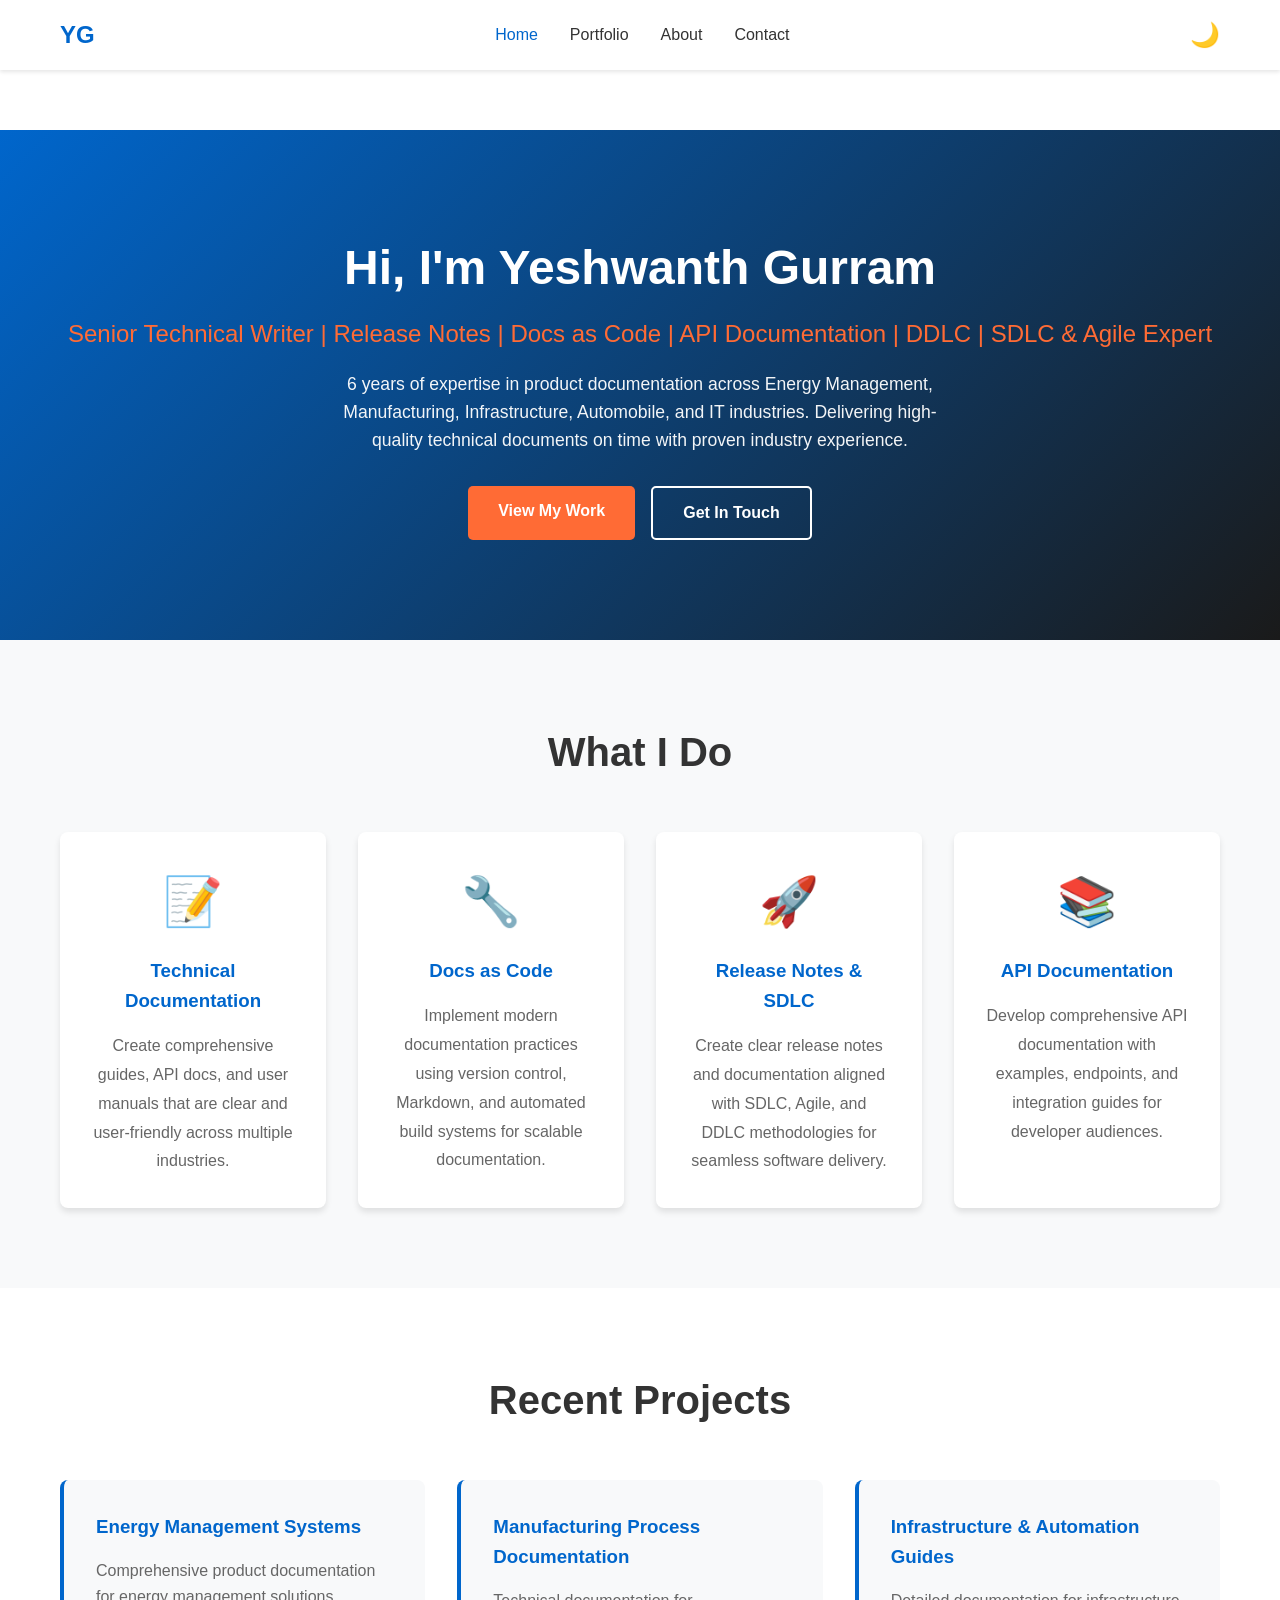
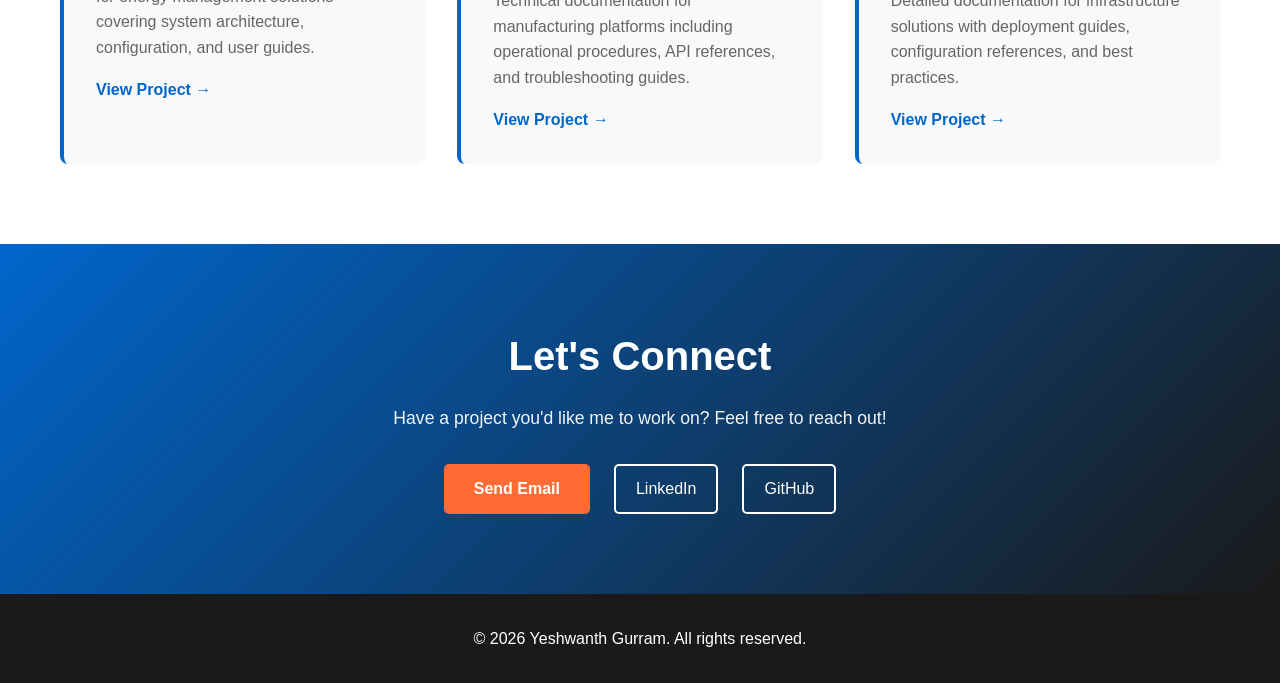
<file: index.html>
<!DOCTYPE html>
<html lang="en">
<head>
    <meta charset="UTF-8">
    <meta name="viewport" content="width=device-width, initial-scale=1.0">
    <title>Yeshwanth Gurram - Senior Technical Writer</title>
    <link rel="stylesheet" href="style.css">
</head>
<body>
    <!-- Navigation -->
    <nav class="navbar">
        <div class="container">
            <div class="logo">YG</div>
            <ul class="nav-links">
                <li><a href="index.html" class="active">Home</a></li>
                <li><a href="portfolio.html">Portfolio</a></li>
                <li><a href="about.html">About</a></li>
                <li><a href="#contact">Contact</a></li>
            </ul>
            <div class="nav-controls">
                <button class="theme-toggle" id="themeToggle" title="Toggle Dark Mode">
                    <span id="themeIcon">🌙</span>
                </button>
                <div class="hamburger" id="hamburger">
                    <span></span>
                    <span></span>
                    <span></span>
                </div>
            </div>
        </div>
    </nav>

    <!-- Mobile Menu -->
    <div class="mobile-menu" id="mobileMenu">
        <a href="index.html">Home</a>
        <a href="portfolio.html">Portfolio</a>
        <a href="about.html">About</a>
        <a href="#contact">Contact</a>
    </div>

    <!-- Hero Section -->
    <section class="hero">
        <div class="container">
            <div class="hero-content">
                <h1>Hi, I'm Yeshwanth Gurram</h1>
                <p class="tagline">Senior Technical Writer | Release Notes | Docs as Code | API Documentation | DDLC | SDLC & Agile Expert</p>
                <p class="intro">6 years of expertise in product documentation across Energy Management, Manufacturing, Infrastructure, Automobile, and IT industries. Delivering high-quality technical documents on time with proven industry experience.</p>
                <div class="hero-buttons">
                    <a href="portfolio.html" class="btn btn-primary">View My Work</a>
                    <a href="#contact" class="btn btn-secondary">Get In Touch</a>
                </div>
            </div>
        </div>
    </section>

    <!-- Features Section -->
    <section class="features">
        <div class="container">
            <h2>What I Do</h2>
            <div class="features-grid">
                <div class="feature-card">
                    <div class="feature-icon">📝</div>
                    <h3>Technical Documentation</h3>
                    <p>Create comprehensive guides, API docs, and user manuals that are clear and user-friendly across multiple industries.</p>
                </div>
                <div class="feature-card">
                    <div class="feature-icon">🔧</div>
                    <h3>Docs as Code</h3>
                    <p>Implement modern documentation practices using version control, Markdown, and automated build systems for scalable documentation.</p>
                </div>
                <div class="feature-card">
                    <div class="feature-icon">🚀</div>
                    <h3>Release Notes & SDLC</h3>
                    <p>Create clear release notes and documentation aligned with SDLC, Agile, and DDLC methodologies for seamless software delivery.</p>
                </div>
                <div class="feature-card">
                    <div class="feature-icon">📚</div>
                    <h3>API Documentation</h3>
                    <p>Develop comprehensive API documentation with examples, endpoints, and integration guides for developer audiences.</p>
                </div>
            </div>
        </div>
    </section>

    <!-- Recent Work Section -->
    <section class="recent-work">
        <div class="container">
            <h2>Recent Projects</h2>
            <div class="work-grid">
                <div class="work-card">
                    <h3>Energy Management Systems</h3>
                    <p>Comprehensive product documentation for energy management solutions covering system architecture, configuration, and user guides.</p>
                    <a href="portfolio.html" class="link">View Project →</a>
                </div>
                <div class="work-card">
                    <h3>Manufacturing Process Documentation</h3>
                    <p>Technical documentation for manufacturing platforms including operational procedures, API references, and troubleshooting guides.</p>
                    <a href="portfolio.html" class="link">View Project →</a>
                </div>
                <div class="work-card">
                    <h3>Infrastructure & Automation Guides</h3>
                    <p>Detailed documentation for infrastructure solutions with deployment guides, configuration references, and best practices.</p>
                    <a href="portfolio.html" class="link">View Project →</a>
                </div>
            </div>
        </div>
    </section>

    <!-- Contact Section -->
    <section class="contact" id="contact">
        <div class="container">
            <h2>Let's Connect</h2>
            <p>Have a project you'd like me to work on? Feel free to reach out!</p>
            <div class="contact-links">
                <a href="mailto:yeshwanthgurram73@gmail.com" class="btn btn-primary">Send Email</a>
                <a href="https://www.linkedin.com/in/yeshwanth-gurram-737a08143/" class="social-link" target="_blank">LinkedIn</a>
                <a href="https://github.com/yeshwanthgurram73" class="social-link" target="_blank">GitHub</a>
            </div>
        </div>
    </section>

    <!-- Footer -->
    <footer>
        <div class="container">
            <p>&copy; 2026 Yeshwanth Gurram. All rights reserved.</p>
        </div>
    </footer>

    <script>
        // Dark Mode Toggle
        const themeToggle = document.getElementById('themeToggle');
        const themeIcon = document.getElementById('themeIcon');
        const html = document.documentElement;

        // Check for saved theme preference or default to light mode
        const currentTheme = localStorage.getItem('theme') || 'light';
        if (currentTheme === 'dark') {
            html.classList.add('dark-mode');
            themeIcon.textContent = '☀️';
        }

        themeToggle.addEventListener('click', () => {
            html.classList.toggle('dark-mode');
            const theme = html.classList.contains('dark-mode') ? 'dark' : 'light';
            localStorage.setItem('theme', theme);
            themeIcon.textContent = theme === 'dark' ? '☀️' : '🌙';
        });

        // Hamburger Menu Toggle
        const hamburger = document.getElementById('hamburger');
        const mobileMenu = document.getElementById('mobileMenu');

        hamburger.addEventListener('click', () => {
            hamburger.classList.toggle('active');
            mobileMenu.classList.toggle('active');
        });

        // Close menu when a link is clicked
        const mobileMenuLinks = mobileMenu.querySelectorAll('a');
        mobileMenuLinks.forEach(link => {
            link.addEventListener('click', () => {
                hamburger.classList.remove('active');
                mobileMenu.classList.remove('active');
            });
        });

        // Close menu when clicking outside
        document.addEventListener('click', (e) => {
            if (!e.target.closest('.navbar')) {
                hamburger.classList.remove('active');
                mobileMenu.classList.remove('active');
            }
        });
    </script>
</body>
</html>
</file>
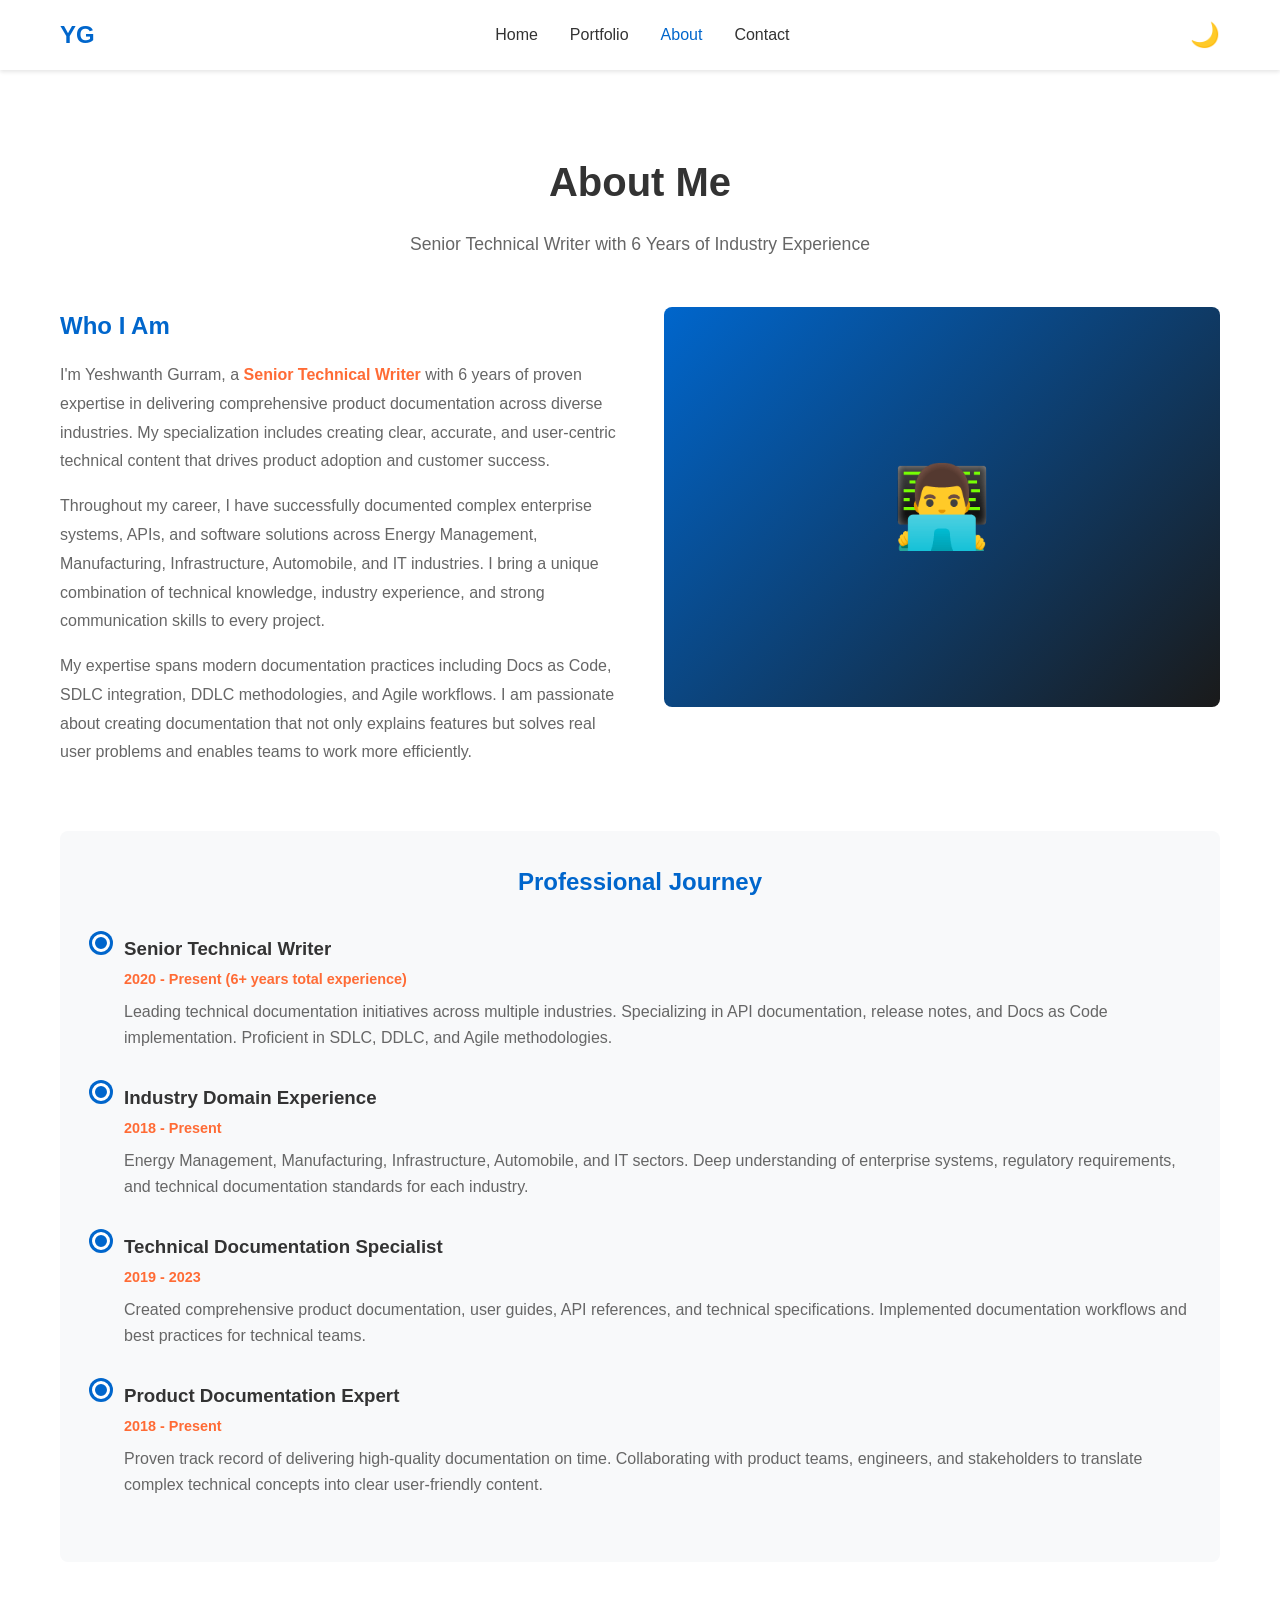
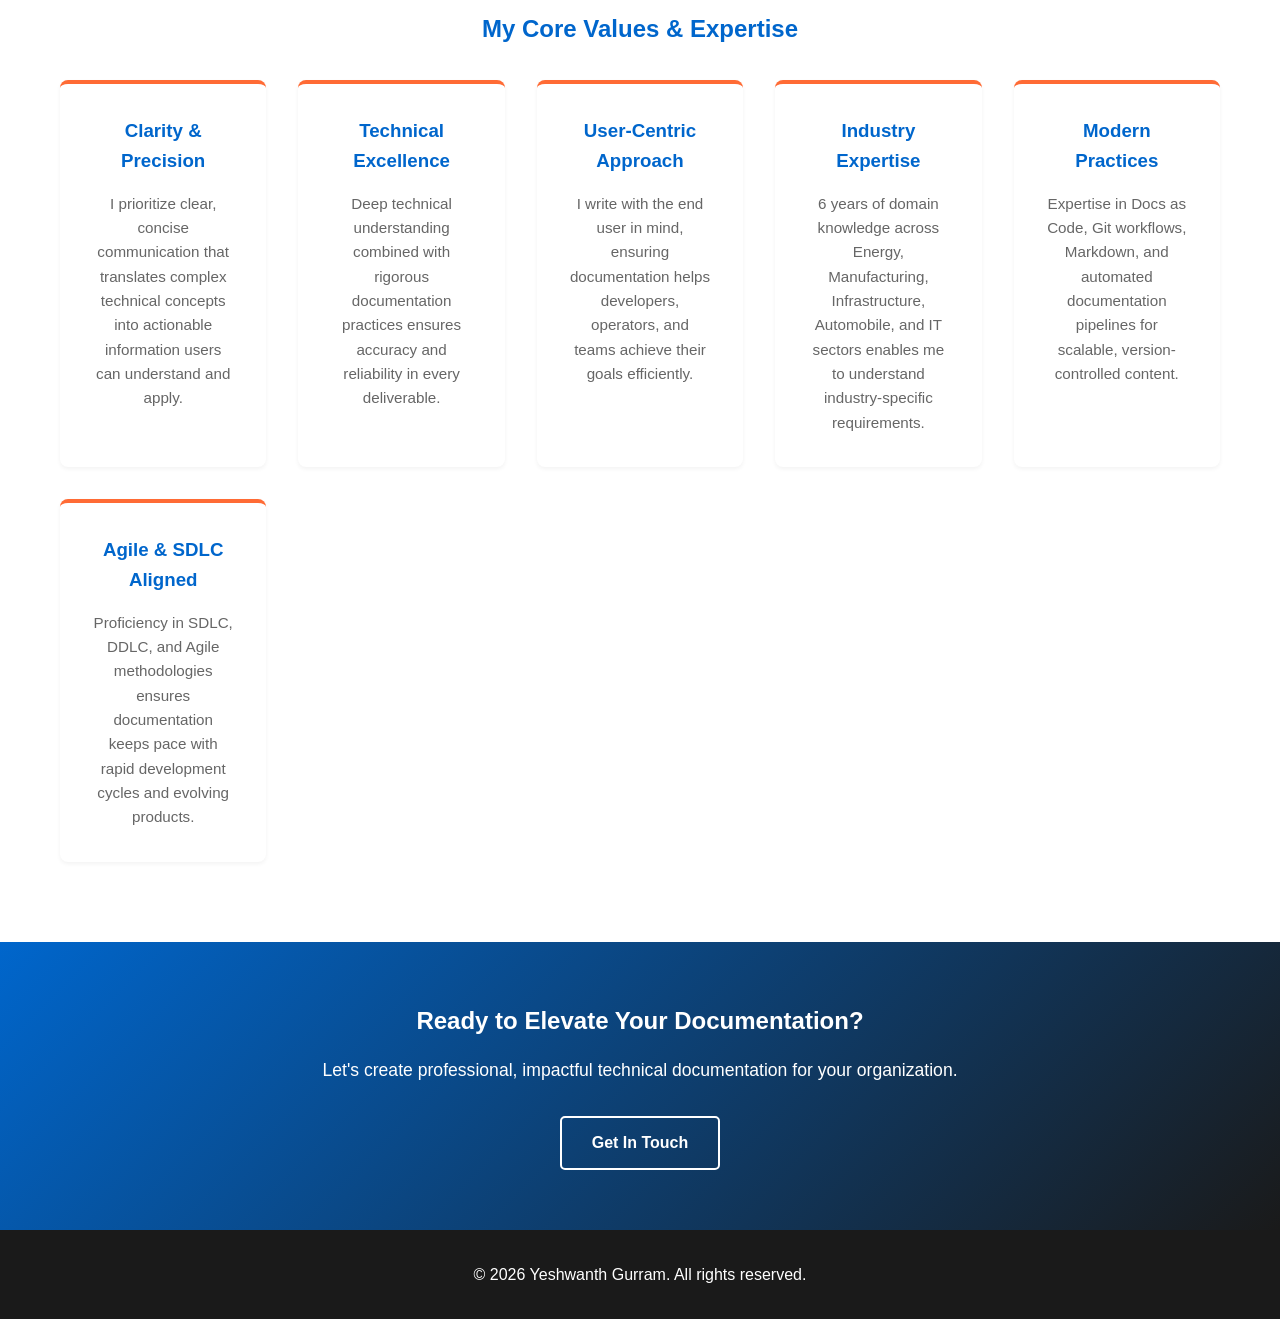
<file: about.html>
<!DOCTYPE html>
<html lang="en">
<head>
    <meta charset="UTF-8">
    <meta name="viewport" content="width=device-width, initial-scale=1.0">
    <title>About - Yeshwanth Gurram</title>
    <link rel="stylesheet" href="style.css">
    <style>
        .about-section {
            padding: 80px 20px;
        }

        .about-header {
            text-align: center;
            margin-bottom: 3rem;
        }

        .about-header h1 {
            font-size: 2.5rem;
            margin-bottom: 1rem;
        }

        .about-container {
            display: grid;
            grid-template-columns: 1fr 1fr;
            gap: 3rem;
            align-items: start;
            margin-bottom: 3rem;
        }

        .about-content h2 {
            color: var(--primary-color);
            margin-bottom: 1rem;
        }

        .about-content p {
            color: var(--text-light);
            line-height: 1.8;
            margin-bottom: 1rem;
        }

        .about-image {
            background: linear-gradient(135deg, var(--primary-color), var(--secondary-color));
            border-radius: 8px;
            height: 400px;
            display: flex;
            align-items: center;
            justify-content: center;
            color: var(--white);
            font-size: 5rem;
        }

        .highlight {
            color: var(--accent-color);
            font-weight: 600;
        }

        .experience-timeline {
            margin-top: 3rem;
            background: var(--light-bg);
            padding: 2rem;
            border-radius: 8px;
        }

        .experience-timeline h2 {
            color: var(--primary-color);
            margin-bottom: 2rem;
            text-align: center;
        }

        .timeline {
            position: relative;
        }

        .timeline-item {
            position: relative;
            padding-left: 2rem;
            margin-bottom: 2rem;
        }

        .timeline-item:before {
            content: '';
            position: absolute;
            left: 0;
            top: 0;
            width: 12px;
            height: 12px;
            background: var(--primary-color);
            border-radius: 50%;
            border: 3px solid var(--white);
            box-shadow: 0 0 0 3px var(--primary-color);
        }

        .timeline-item h3 {
            color: var(--text-dark);
            margin-bottom: 0.3rem;
        }

        .timeline-date {
            color: var(--accent-color);
            font-weight: 600;
            font-size: 0.9rem;
        }

        .timeline-description {
            color: var(--text-light);
            margin-top: 0.5rem;
        }

        .values-section {
            margin-top: 3rem;
        }

        .values-section h2 {
            text-align: center;
            color: var(--primary-color);
            margin-bottom: 2rem;
        }

        .values-grid {
            display: grid;
            grid-template-columns: repeat(auto-fit, minmax(200px, 1fr));
            gap: 2rem;
        }

        .value-card {
            background: var(--white);
            padding: 2rem;
            border-radius: 8px;
            border-top: 4px solid var(--accent-color);
            text-align: center;
            box-shadow: 0 2px 4px rgba(0, 0, 0, 0.05);
        }

        .value-card h3 {
            color: var(--primary-color);
            margin-bottom: 1rem;
        }

        .value-card p {
            color: var(--text-light);
            font-size: 0.95rem;
        }

        @media (max-width: 768px) {
            .about-container {
                grid-template-columns: 1fr;
            }

            .about-header h1 {
                font-size: 2rem;
            }

            .about-image {
                height: 300px;
                font-size: 3rem;
            }

            .values-grid {
                grid-template-columns: 1fr;
            }
        }
    </style>
</head>
<body>
    <!-- Navigation -->
    <nav class="navbar">
        <div class="container">
            <div class="logo">YG</div>
            <ul class="nav-links">
                <li><a href="index.html">Home</a></li>
                <li><a href="portfolio.html">Portfolio</a></li>
                <li><a href="about.html" class="active">About</a></li>
                <li><a href="index.html#contact">Contact</a></li>
            </ul>
            <div class="nav-controls">
                <button class="theme-toggle" id="themeToggle" title="Toggle Dark Mode">
                    <span id="themeIcon">🌙</span>
                </button>
                <div class="hamburger" id="hamburger">
                    <span></span>
                    <span></span>
                    <span></span>
                </div>
            </div>
        </div>
    </nav>

    <!-- Mobile Menu -->
    <div class="mobile-menu" id="mobileMenu">
        <a href="index.html">Home</a>
        <a href="portfolio.html">Portfolio</a>
        <a href="about.html">About</a>
        <a href="index.html#contact">Contact</a>
    </div>

    <!-- About Section -->
    <section class="about-section">
        <div class="container">
            <div class="about-header">
                <h1>About Me</h1>
                <p style="color: var(--text-light); font-size: 1.1rem;">Senior Technical Writer with 6 Years of Industry Experience</p>
            </div>

            <div class="about-container">
                <div class="about-content">
                    <h2>Who I Am</h2>
                    <p>
                        I'm Yeshwanth Gurram, a <span class="highlight">Senior Technical Writer</span> with 6 years of proven expertise in delivering comprehensive product documentation across diverse industries. My specialization includes creating clear, accurate, and user-centric technical content that drives product adoption and customer success.
                    </p>
                    <p>
                        Throughout my career, I have successfully documented complex enterprise systems, APIs, and software solutions across Energy Management, Manufacturing, Infrastructure, Automobile, and IT industries. I bring a unique combination of technical knowledge, industry experience, and strong communication skills to every project.
                    </p>
                    <p>
                        My expertise spans modern documentation practices including Docs as Code, SDLC integration, DDLC methodologies, and Agile workflows. I am passionate about creating documentation that not only explains features but solves real user problems and enables teams to work more efficiently.
                    </p>
                </div>

                <div class="about-image">
                    👨‍💻
                </div>
            </div>

            <!-- Experience Timeline -->
            <div class="experience-timeline">
                <h2>Professional Journey</h2>
                <div class="timeline">
                    <div class="timeline-item">
                        <h3>Senior Technical Writer</h3>
                        <div class="timeline-date">2020 - Present (6+ years total experience)</div>
                        <p class="timeline-description">Leading technical documentation initiatives across multiple industries. Specializing in API documentation, release notes, and Docs as Code implementation. Proficient in SDLC, DDLC, and Agile methodologies.</p>
                    </div>

                    <div class="timeline-item">
                        <h3>Industry Domain Experience</h3>
                        <div class="timeline-date">2018 - Present</div>
                        <p class="timeline-description">Energy Management, Manufacturing, Infrastructure, Automobile, and IT sectors. Deep understanding of enterprise systems, regulatory requirements, and technical documentation standards for each industry.</p>
                    </div>

                    <div class="timeline-item">
                        <h3>Technical Documentation Specialist</h3>
                        <div class="timeline-date">2019 - 2023</div>
                        <p class="timeline-description">Created comprehensive product documentation, user guides, API references, and technical specifications. Implemented documentation workflows and best practices for technical teams.</p>
                    </div>

                    <div class="timeline-item">
                        <h3>Product Documentation Expert</h3>
                        <div class="timeline-date">2018 - Present</div>
                        <p class="timeline-description">Proven track record of delivering high-quality documentation on time. Collaborating with product teams, engineers, and stakeholders to translate complex technical concepts into clear user-friendly content.</p>
                    </div>
                </div>
            </div>

            <!-- Values Section -->
            <div class="values-section">
                <h2>My Core Values & Expertise</h2>
                <div class="values-grid">
                    <div class="value-card">
                        <h3>Clarity & Precision</h3>
                        <p>I prioritize clear, concise communication that translates complex technical concepts into actionable information users can understand and apply.</p>
                    </div>

                    <div class="value-card">
                        <h3>Technical Excellence</h3>
                        <p>Deep technical understanding combined with rigorous documentation practices ensures accuracy and reliability in every deliverable.</p>
                    </div>

                    <div class="value-card">
                        <h3>User-Centric Approach</h3>
                        <p>I write with the end user in mind, ensuring documentation helps developers, operators, and teams achieve their goals efficiently.</p>
                    </div>

                    <div class="value-card">
                        <h3>Industry Expertise</h3>
                        <p>6 years of domain knowledge across Energy, Manufacturing, Infrastructure, Automobile, and IT sectors enables me to understand industry-specific requirements.</p>
                    </div>

                    <div class="value-card">
                        <h3>Modern Practices</h3>
                        <p>Expertise in Docs as Code, Git workflows, Markdown, and automated documentation pipelines for scalable, version-controlled content.</p>
                    </div>

                    <div class="value-card">
                        <h3>Agile & SDLC Aligned</h3>
                        <p>Proficiency in SDLC, DDLC, and Agile methodologies ensures documentation keeps pace with rapid development cycles and evolving products.</p>
                    </div>
                </div>
            </div>
        </div>
    </section>

    <!-- CTA Section -->
    <section style="background: linear-gradient(135deg, var(--primary-color), var(--secondary-color)); color: var(--white); padding: 60px 20px; text-align: center;">
        <div class="container">
            <h2 style="margin-bottom: 1rem;">Ready to Elevate Your Documentation?</h2>
            <p style="margin-bottom: 2rem; font-size: 1.1rem;">Let's create professional, impactful technical documentation for your organization.</p>
            <a href="index.html#contact" class="btn btn-secondary">Get In Touch</a>
        </div>
    </section>

    <!-- Footer -->
    <footer>
        <div class="container">
            <p>&copy; 2026 Yeshwanth Gurram. All rights reserved.</p>
        </div>
    </footer>

    <script>
        // Dark Mode Toggle
        const themeToggle = document.getElementById('themeToggle');
        const themeIcon = document.getElementById('themeIcon');
        const html = document.documentElement;

        // Check for saved theme preference or default to light mode
        const currentTheme = localStorage.getItem('theme') || 'light';
        if (currentTheme === 'dark') {
            html.classList.add('dark-mode');
            themeIcon.textContent = '☀️';
        }

        themeToggle.addEventListener('click', () => {
            html.classList.toggle('dark-mode');
            const theme = html.classList.contains('dark-mode') ? 'dark' : 'light';
            localStorage.setItem('theme', theme);
            themeIcon.textContent = theme === 'dark' ? '☀️' : '🌙';
        });

        // Hamburger Menu Toggle
        const hamburger = document.getElementById('hamburger');
        const mobileMenu = document.getElementById('mobileMenu');

        hamburger.addEventListener('click', () => {
            hamburger.classList.toggle('active');
            mobileMenu.classList.toggle('active');
        });

        // Close menu when a link is clicked
        const mobileMenuLinks = mobileMenu.querySelectorAll('a');
        mobileMenuLinks.forEach(link => {
            link.addEventListener('click', () => {
                hamburger.classList.remove('active');
                mobileMenu.classList.remove('active');
            });
        });

        // Close menu when clicking outside
        document.addEventListener('click', (e) => {
            if (!e.target.closest('.navbar')) {
                hamburger.classList.remove('active');
                mobileMenu.classList.remove('active');
            }
        });
    </script>
</body>
</html>
</file>
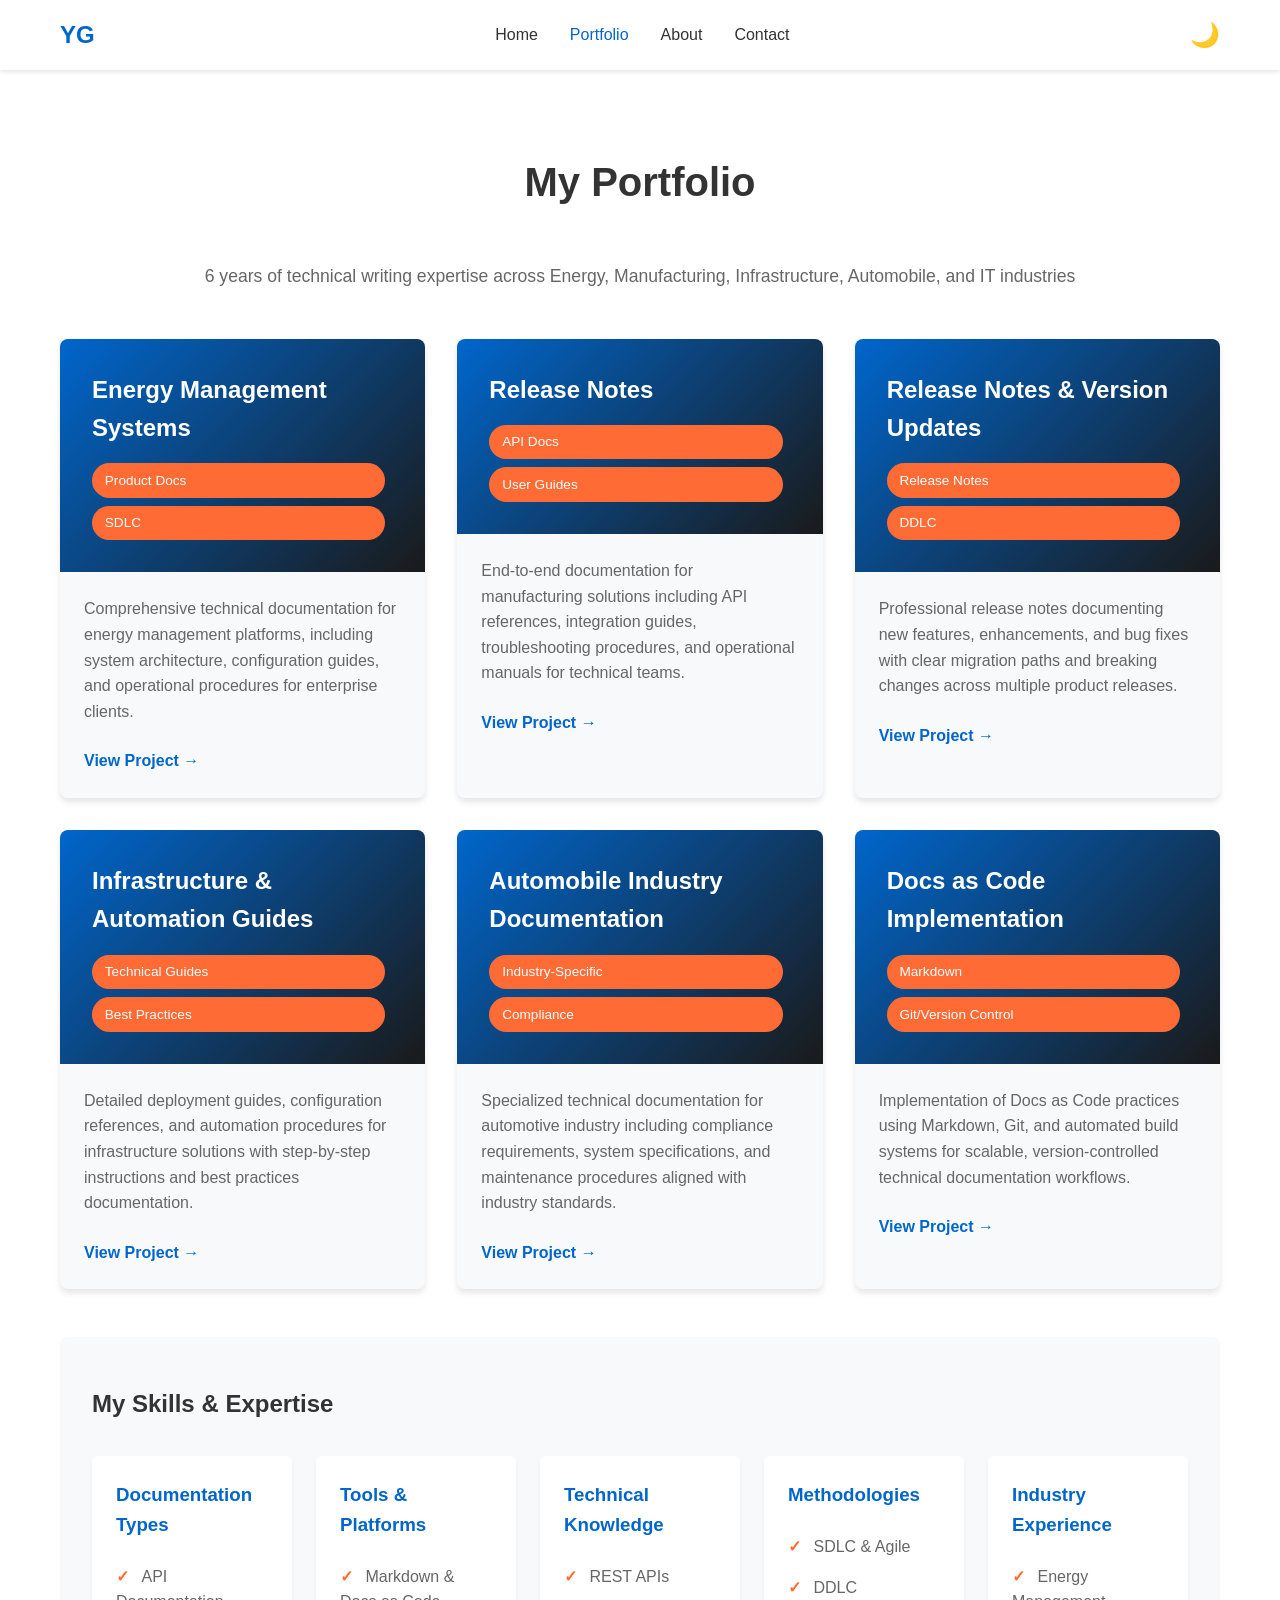
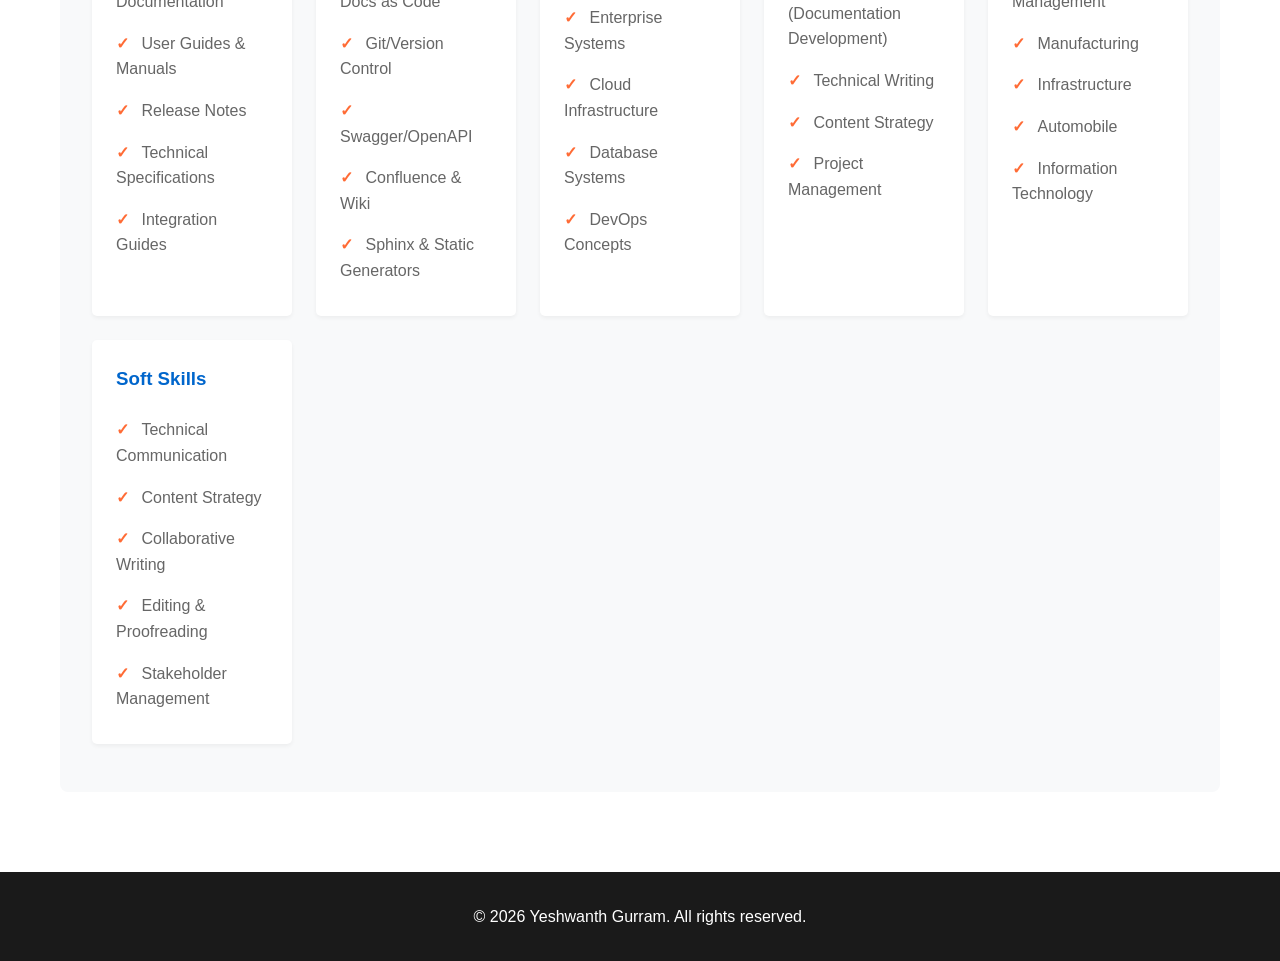
<file: portfolio.html>
<!DOCTYPE html>
<html lang="en">
<head>
    <meta charset="UTF-8">
    <meta name="viewport" content="width=device-width, initial-scale=1.0">
    <title>Portfolio - Yeshwanth Gurram</title>
    <link rel="stylesheet" href="style.css">
    <style>
        .portfolio-section {
            padding: 80px 20px;
        }

        .portfolio-section h1 {
            text-align: center;
            font-size: 2.5rem;
            margin-bottom: 3rem;
        }

        .portfolio-grid {
            display: grid;
            grid-template-columns: repeat(auto-fit, minmax(300px, 1fr));
            gap: 2rem;
            margin-bottom: 3rem;
        }

        .portfolio-item {
            background: var(--light-bg);
            border-radius: 8px;
            overflow: hidden;
            box-shadow: 0 4px 6px rgba(0, 0, 0, 0.1);
            transition: transform 0.3s ease;
        }

        .portfolio-item:hover {
            transform: translateY(-5px);
        }

        .portfolio-header {
            background: linear-gradient(135deg, var(--primary-color), var(--secondary-color));
            color: var(--white);
            padding: 2rem;
            min-height: 150px;
            display: flex;
            flex-direction: column;
            justify-content: center;
        }

        .portfolio-header h3 {
            margin-bottom: 0.5rem;
            font-size: 1.5rem;
        }

        .portfolio-tag {
            display: inline-block;
            background: var(--accent-color);
            color: var(--white);
            padding: 0.4rem 0.8rem;
            border-radius: 20px;
            font-size: 0.85rem;
            margin-right: 0.5rem;
            margin-top: 0.5rem;
        }

        .portfolio-content {
            padding: 1.5rem;
        }

        .portfolio-content p {
            color: var(--text-light);
            margin-bottom: 1rem;
        }

        .portfolio-link {
            display: inline-block;
            color: var(--primary-color);
            text-decoration: none;
            font-weight: 600;
            margin-top: 0.5rem;
        }

        .portfolio-link:hover {
            color: var(--accent-color);
        }

        .skills-section {
            background: var(--light-bg);
            padding: 3rem 2rem;
            border-radius: 8px;
            margin-top: 3rem;
        }

        .skills-section h2 {
            margin-bottom: 2rem;
        }

        .skills-grid {
            display: grid;
            grid-template-columns: repeat(auto-fit, minmax(200px, 1fr));
            gap: 1.5rem;
        }

        .skill-category {
            background: var(--white);
            padding: 1.5rem;
            border-radius: 5px;
            box-shadow: 0 2px 4px rgba(0, 0, 0, 0.05);
        }

        .skill-category h3 {
            color: var(--primary-color);
            margin-bottom: 1rem;
        }

        .skill-category ul {
            list-style: none;
        }

        .skill-category li {
            padding: 0.5rem 0;
            color: var(--text-light);
        }

        .skill-category li:before {
            content: "✓ ";
            color: var(--accent-color);
            font-weight: bold;
            margin-right: 0.5rem;
        }
    </style>
</head>
<body>
    <!-- Navigation -->
    <nav class="navbar">
        <div class="container">
            <div class="logo">YG</div>
            <ul class="nav-links">
                <li><a href="index.html">Home</a></li>
                <li><a href="portfolio.html" class="active">Portfolio</a></li>
                <li><a href="about.html">About</a></li>
                <li><a href="index.html#contact">Contact</a></li>
            </ul>
            <div class="nav-controls">
                <button class="theme-toggle" id="themeToggle" title="Toggle Dark Mode">
                    <span id="themeIcon">🌙</span>
                </button>
                <div class="hamburger" id="hamburger">
                    <span></span>
                    <span></span>
                    <span></span>
                </div>
            </div>
        </div>
    </nav>

    <!-- Mobile Menu -->
    <div class="mobile-menu" id="mobileMenu">
        <a href="index.html">Home</a>
        <a href="portfolio.html">Portfolio</a>
        <a href="about.html">About</a>
        <a href="index.html#contact">Contact</a>
    </div>

    <!-- Portfolio Section -->
    <section class="portfolio-section">
        <div class="container">
            <h1>My Portfolio</h1>
            <p style="text-align: center; color: var(--text-light); margin-bottom: 3rem; font-size: 1.1rem;">
                6 years of technical writing expertise across Energy, Manufacturing, Infrastructure, Automobile, and IT industries
            </p>

            <div class="portfolio-grid">
                <!-- Portfolio Item 1 -->
                <div class="portfolio-item">
                    <div class="portfolio-header">
                        <h3>Energy Management Systems</h3>
                        <span class="portfolio-tag">Product Docs</span>
                        <span class="portfolio-tag">SDLC</span>
                    </div>
                    <div class="portfolio-content">
                        <p>Comprehensive technical documentation for energy management platforms, including system architecture, configuration guides, and operational procedures for enterprise clients.</p>
                        <a href="#" class="portfolio-link">View Project →</a>
                    </div>
                </div>

                <!-- Portfolio Item 2 -->
                <div class="portfolio-item">
                    <div class="portfolio-header">
                        <h3>Release Notes</h3>
                        <span class="portfolio-tag">API Docs</span>
                        <span class="portfolio-tag">User Guides</span>
                    </div>
                    <div class="portfolio-content">
                        <p>End-to-end documentation for manufacturing solutions including API references, integration guides, troubleshooting procedures, and operational manuals for technical teams.</p>
                        <a href="#" class="portfolio-link">View Project →</a>
                    </div>
                </div>

                <!-- Portfolio Item 3 -->
                <div class="portfolio-item">
                    <div class="portfolio-header">
                        <h3>Release Notes & Version Updates</h3>
                        <span class="portfolio-tag">Release Notes</span>
                        <span class="portfolio-tag">DDLC</span>
                    </div>
                    <div class="portfolio-content">
                        <p>Professional release notes documenting new features, enhancements, and bug fixes with clear migration paths and breaking changes across multiple product releases.</p>
                        <a href="#" class="portfolio-link">View Project →</a>
                    </div>
                </div>

                <!-- Portfolio Item 4 -->
                <div class="portfolio-item">
                    <div class="portfolio-header">
                        <h3>Infrastructure & Automation Guides</h3>
                        <span class="portfolio-tag">Technical Guides</span>
                        <span class="portfolio-tag">Best Practices</span>
                    </div>
                    <div class="portfolio-content">
                        <p>Detailed deployment guides, configuration references, and automation procedures for infrastructure solutions with step-by-step instructions and best practices documentation.</p>
                        <a href="#" class="portfolio-link">View Project →</a>
                    </div>
                </div>

                <!-- Portfolio Item 5 -->
                <div class="portfolio-item">
                    <div class="portfolio-header">
                        <h3>Automobile Industry Documentation</h3>
                        <span class="portfolio-tag">Industry-Specific</span>
                        <span class="portfolio-tag">Compliance</span>
                    </div>
                    <div class="portfolio-content">
                        <p>Specialized technical documentation for automotive industry including compliance requirements, system specifications, and maintenance procedures aligned with industry standards.</p>
                        <a href="#" class="portfolio-link">View Project →</a>
                    </div>
                </div>

                <!-- Portfolio Item 6 -->
                <div class="portfolio-item">
                    <div class="portfolio-header">
                        <h3>Docs as Code Implementation</h3>
                        <span class="portfolio-tag">Markdown</span>
                        <span class="portfolio-tag">Git/Version Control</span>
                    </div>
                    <div class="portfolio-content">
                        <p>Implementation of Docs as Code practices using Markdown, Git, and automated build systems for scalable, version-controlled technical documentation workflows.</p>
                        <a href="#" class="portfolio-link">View Project →</a>
                    </div>
                </div>
            </div>

            <!-- Skills Section -->
            <div class="skills-section">
                <h2>My Skills & Expertise</h2>
                <div class="skills-grid">
                    <div class="skill-category">
                        <h3>Documentation Types</h3>
                        <ul>
                            <li>API Documentation</li>
                            <li>User Guides & Manuals</li>
                            <li>Release Notes</li>
                            <li>Technical Specifications</li>
                            <li>Integration Guides</li>
                        </ul>
                    </div>

                    <div class="skill-category">
                        <h3>Tools & Platforms</h3>
                        <ul>
                            <li>Markdown & Docs as Code</li>
                            <li>Git/Version Control</li>
                            <li>Swagger/OpenAPI</li>
                            <li>Confluence & Wiki</li>
                            <li>Sphinx & Static Generators</li>
                        </ul>
                    </div>

                    <div class="skill-category">
                        <h3>Technical Knowledge</h3>
                        <ul>
                            <li>REST APIs</li>
                            <li>Enterprise Systems</li>
                            <li>Cloud Infrastructure</li>
                            <li>Database Systems</li>
                            <li>DevOps Concepts</li>
                        </ul>
                    </div>

                    <div class="skill-category">
                        <h3>Methodologies</h3>
                        <ul>
                            <li>SDLC & Agile</li>
                            <li>DDLC (Documentation Development)</li>
                            <li>Technical Writing</li>
                            <li>Content Strategy</li>
                            <li>Project Management</li>
                        </ul>
                    </div>

                    <div class="skill-category">
                        <h3>Industry Experience</h3>
                        <ul>
                            <li>Energy Management</li>
                            <li>Manufacturing</li>
                            <li>Infrastructure</li>
                            <li>Automobile</li>
                            <li>Information Technology</li>
                        </ul>
                    </div>

                    <div class="skill-category">
                        <h3>Soft Skills</h3>
                        <ul>
                            <li>Technical Communication</li>
                            <li>Content Strategy</li>
                            <li>Collaborative Writing</li>
                            <li>Editing & Proofreading</li>
                            <li>Stakeholder Management</li>
                        </ul>
                    </div>
                </div>
            </div>
        </div>
    </section>

    <!-- Footer -->
    <footer>
        <div class="container">
            <p>&copy; 2026 Yeshwanth Gurram. All rights reserved.</p>
        </div>
    </footer>

    <script>
        // Dark Mode Toggle
        const themeToggle = document.getElementById('themeToggle');
        const themeIcon = document.getElementById('themeIcon');
        const html = document.documentElement;

        // Check for saved theme preference or default to light mode
        const currentTheme = localStorage.getItem('theme') || 'light';
        if (currentTheme === 'dark') {
            html.classList.add('dark-mode');
            themeIcon.textContent = '☀️';
        }

        themeToggle.addEventListener('click', () => {
            html.classList.toggle('dark-mode');
            const theme = html.classList.contains('dark-mode') ? 'dark' : 'light';
            localStorage.setItem('theme', theme);
            themeIcon.textContent = theme === 'dark' ? '☀️' : '🌙';
        });

        // Hamburger Menu Toggle
        const hamburger = document.getElementById('hamburger');
        const mobileMenu = document.getElementById('mobileMenu');

        hamburger.addEventListener('click', () => {
            hamburger.classList.toggle('active');
            mobileMenu.classList.toggle('active');
        });

        // Close menu when a link is clicked
        const mobileMenuLinks = mobileMenu.querySelectorAll('a');
        mobileMenuLinks.forEach(link => {
            link.addEventListener('click', () => {
                hamburger.classList.remove('active');
                mobileMenu.classList.remove('active');
            });
        });

        // Close menu when clicking outside
        document.addEventListener('click', (e) => {
            if (!e.target.closest('.navbar')) {
                hamburger.classList.remove('active');
                mobileMenu.classList.remove('active');
            }
        });
    </script>
</body>
</html>
</file>
<file: style.css>
/* Reset & Base Styles */
* {
    margin: 0;
    padding: 0;
    box-sizing: border-box;
}

:root {
    --primary-color: #0066cc;
    --secondary-color: #1a1a1a;
    --accent-color: #ff6b35;
    --light-bg: #f8f9fa;
    --text-dark: #333333;
    --text-light: #666666;
    --border-color: #e0e0e0;
    --white: #ffffff;
}

/* Dark Mode Colors */
:root.dark-mode {
    --primary-color: #4d94ff;
    --secondary-color: #0d0d0d;
    --accent-color: #ff8c42;
    --light-bg: #1a1a1a;
    --text-dark: #e0e0e0;
    --text-light: #b0b0b0;
    --border-color: #333333;
    --white: #2d2d2d;
}

body {
    font-family: 'Segoe UI', Tahoma, Geneva, Verdana, sans-serif;
    line-height: 1.6;
    color: var(--text-dark);
    background-color: var(--white);
    transition: background-color 0.3s ease, color 0.3s ease;
}

.container {
    max-width: 1200px;
    margin: 0 auto;
    padding: 0 20px;
}

/* Navigation */
.navbar {
    background-color: var(--white);
    box-shadow: 0 2px 4px rgba(0, 0, 0, 0.1);
    position: sticky;
    top: 0;
    z-index: 100;
}

.navbar .container {
    display: flex;
    justify-content: space-between;
    align-items: center;
    padding: 1rem 20px;
}

.logo {
    font-size: 1.5rem;
    font-weight: bold;
    color: var(--primary-color);
}

.nav-links {
    display: flex;
    list-style: none;
    gap: 2rem;
    align-items: center;
}

.nav-links a {
    text-decoration: none;
    color: var(--text-dark);
    font-weight: 500;
    transition: color 0.3s ease;
}

.nav-links a:hover,
.nav-links a.active {
    color: var(--primary-color);
}

/* Theme Toggle & Hamburger Menu */
.nav-controls {
    display: flex;
    gap: 1rem;
    align-items: center;
}

.theme-toggle {
    background: none;
    border: none;
    font-size: 1.5rem;
    cursor: pointer;
    color: var(--text-dark);
    transition: transform 0.3s ease;
}

.theme-toggle:hover {
    transform: scale(1.1);
}

.hamburger {
    display: none;
    flex-direction: column;
    cursor: pointer;
    gap: 6px;
}

.hamburger span {
    width: 25px;
    height: 3px;
    background-color: var(--text-dark);
    border-radius: 2px;
    transition: all 0.3s ease;
}

.hamburger.active span:nth-child(1) {
    transform: rotate(45deg) translate(10px, 10px);
}

.hamburger.active span:nth-child(2) {
    opacity: 0;
}

.hamburger.active span:nth-child(3) {
    transform: rotate(-45deg) translate(7px, -7px);
}

/* Mobile Menu */
.mobile-menu {
    display: none;
    position: absolute;
    top: 70px;
    right: 0;
    background-color: var(--white);
    flex-direction: column;
    width: 250px;
    padding: 2rem 0;
    box-shadow: 0 4px 6px rgba(0, 0, 0, 0.1);
    border-left: 1px solid var(--border-color);
}

.mobile-menu a {
    padding: 1rem 1.5rem;
    text-decoration: none;
    color: var(--text-dark);
    font-weight: 500;
    transition: background-color 0.3s ease;
}

.mobile-menu a:hover {
    background-color: var(--light-bg);
    color: var(--primary-color);
}

.mobile-menu.active {
    display: flex;
}

/* Hero Section */
.hero {
    background: linear-gradient(135deg, var(--primary-color), var(--secondary-color));
    color: var(--white);
    padding: 100px 20px;
    text-align: center;
    margin-top: 60px;
}

.hero-content h1 {
    font-size: 3rem;
    margin-bottom: 0.5rem;
    animation: fadeInDown 0.8s ease;
}

.hero-content .tagline {
    font-size: 1.5rem;
    color: var(--accent-color);
    margin-bottom: 1rem;
}

.hero-content .intro {
    font-size: 1.1rem;
    margin-bottom: 2rem;
    max-width: 600px;
    margin-left: auto;
    margin-right: auto;
    opacity: 0.95;
}

.hero-buttons {
    display: flex;
    gap: 1rem;
    justify-content: center;
    flex-wrap: wrap;
}

/* Buttons */
.btn {
    display: inline-block;
    padding: 12px 30px;
    border-radius: 5px;
    text-decoration: none;
    font-weight: 600;
    transition: all 0.3s ease;
    border: none;
    cursor: pointer;
}

.btn-primary {
    background-color: var(--accent-color);
    color: var(--white);
}

.btn-primary:hover {
    background-color: #e55a2b;
    transform: translateY(-2px);
}

.btn-secondary {
    background-color: transparent;
    color: var(--white);
    border: 2px solid var(--white);
}

.btn-secondary:hover {
    background-color: var(--white);
    color: var(--primary-color);
}

/* Features Section */
.features {
    padding: 80px 20px;
    background-color: var(--light-bg);
}

.features h2 {
    text-align: center;
    font-size: 2.5rem;
    margin-bottom: 3rem;
    color: var(--text-dark);
}

.features-grid {
    display: grid;
    grid-template-columns: repeat(auto-fit, minmax(250px, 1fr));
    gap: 2rem;
}

.feature-card {
    background: var(--white);
    padding: 2rem;
    border-radius: 8px;
    text-align: center;
    box-shadow: 0 4px 6px rgba(0, 0, 0, 0.1);
    transition: transform 0.3s ease;
}

.feature-card:hover {
    transform: translateY(-5px);
}

.feature-icon {
    font-size: 3rem;
    margin-bottom: 1rem;
}

.feature-card h3 {
    color: var(--primary-color);
    margin-bottom: 1rem;
}

.feature-card p {
    color: var(--text-light);
    line-height: 1.8;
}

/* Recent Work Section */
.recent-work {
    padding: 80px 20px;
    background-color: var(--white);
}

.recent-work h2 {
    text-align: center;
    font-size: 2.5rem;
    margin-bottom: 3rem;
    color: var(--text-dark);
}

.work-grid {
    display: grid;
    grid-template-columns: repeat(auto-fit, minmax(280px, 1fr));
    gap: 2rem;
}

.work-card {
    background: var(--light-bg);
    padding: 2rem;
    border-radius: 8px;
    border-left: 4px solid var(--primary-color);
    transition: all 0.3s ease;
}

.work-card:hover {
    box-shadow: 0 8px 16px rgba(0, 0, 0, 0.1);
}

.work-card h3 {
    color: var(--primary-color);
    margin-bottom: 1rem;
}

.work-card p {
    color: var(--text-light);
    margin-bottom: 1rem;
}

.link {
    color: var(--primary-color);
    text-decoration: none;
    font-weight: 600;
    transition: color 0.3s ease;
}

.link:hover {
    color: var(--accent-color);
}

/* Contact Section */
.contact {
    background: linear-gradient(135deg, var(--primary-color), var(--secondary-color));
    color: var(--white);
    padding: 80px 20px;
    text-align: center;
}

.contact h2 {
    font-size: 2.5rem;
    margin-bottom: 1rem;
}

.contact > .container > p {
    font-size: 1.1rem;
    margin-bottom: 2rem;
    opacity: 0.95;
}

.contact-links {
    display: flex;
    gap: 1.5rem;
    justify-content: center;
    flex-wrap: wrap;
}

.social-link {
    color: var(--white);
    text-decoration: none;
    padding: 10px 20px;
    border: 2px solid var(--white);
    border-radius: 5px;
    transition: all 0.3s ease;
}

.social-link:hover {
    background-color: var(--white);
    color: var(--primary-color);
}

/* Footer */
footer {
    background-color: var(--secondary-color);
    color: var(--white);
    text-align: center;
    padding: 2rem 20px;
}

/* Animations */
@keyframes fadeInDown {
    from {
        opacity: 0;
        transform: translateY(-30px);
    }
    to {
        opacity: 1;
        transform: translateY(0);
    }
}

/* Responsive Design */
@media (max-width: 768px) {
    .nav-links {
        display: none;
    }

    .hamburger {
        display: flex;
    }

    .hero-content h1 {
        font-size: 2rem;
    }

    .hero-content .tagline {
        font-size: 1.2rem;
    }

    .hero-buttons {
        flex-direction: column;
        align-items: center;
    }

    .btn {
        width: 100%;
        max-width: 300px;
    }

    .features h2,
    .recent-work h2,
    .contact h2 {
        font-size: 2rem;
    }

    .features-grid,
    .work-grid {
        grid-template-columns: 1fr;
    }

    .contact-links {
        flex-direction: column;
        align-items: center;
    }

    .social-link {
        width: 100%;
        max-width: 200px;
    }
}

@media (max-width: 480px) {
    .navbar .container {
        flex-direction: row;
        justify-content: space-between;
    }

    .logo {
        font-size: 1.2rem;
    }

    .hero {
        padding: 60px 20px;
        margin-top: 50px;
    }

    .hero-content h1 {
        font-size: 1.5rem;
    }

    .hero-content .tagline {
        font-size: 1rem;
    }

    .mobile-menu {
        width: 100%;
        right: auto;
        left: 0;
    }
}
</file>
